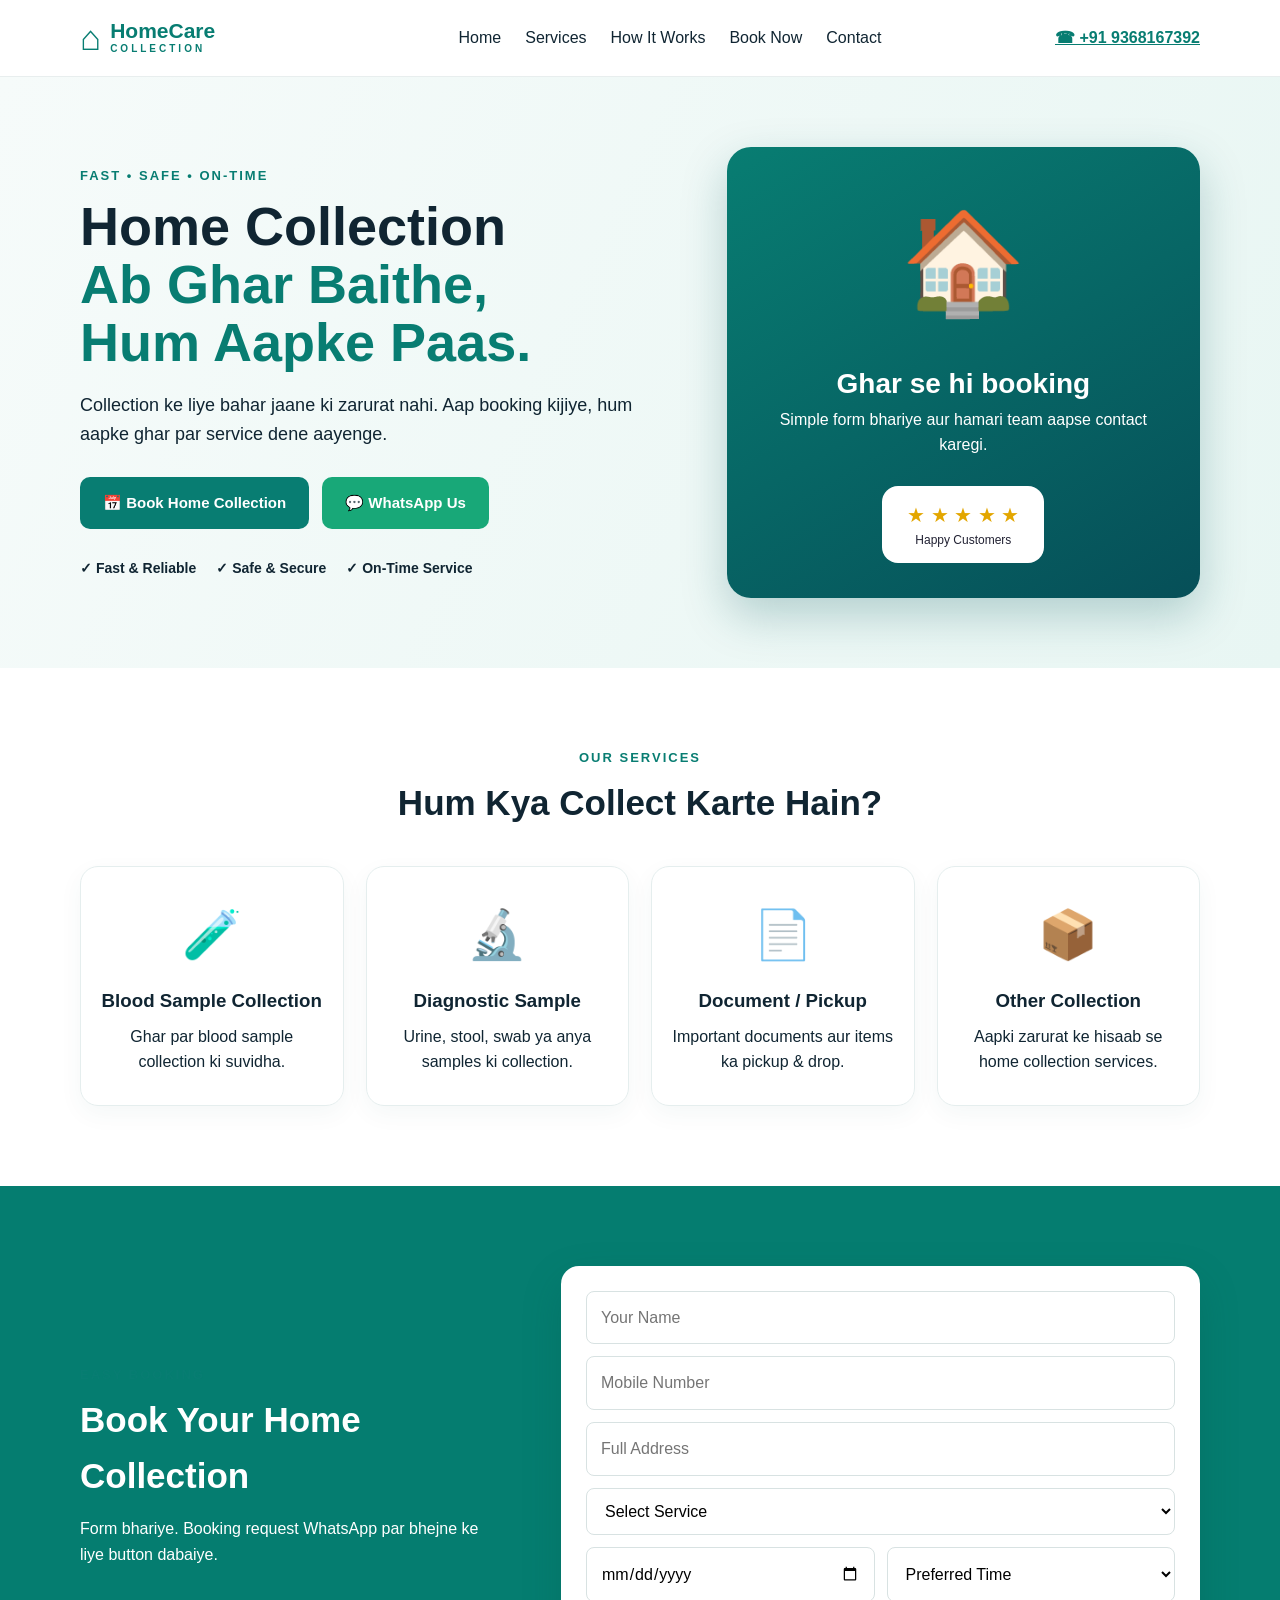
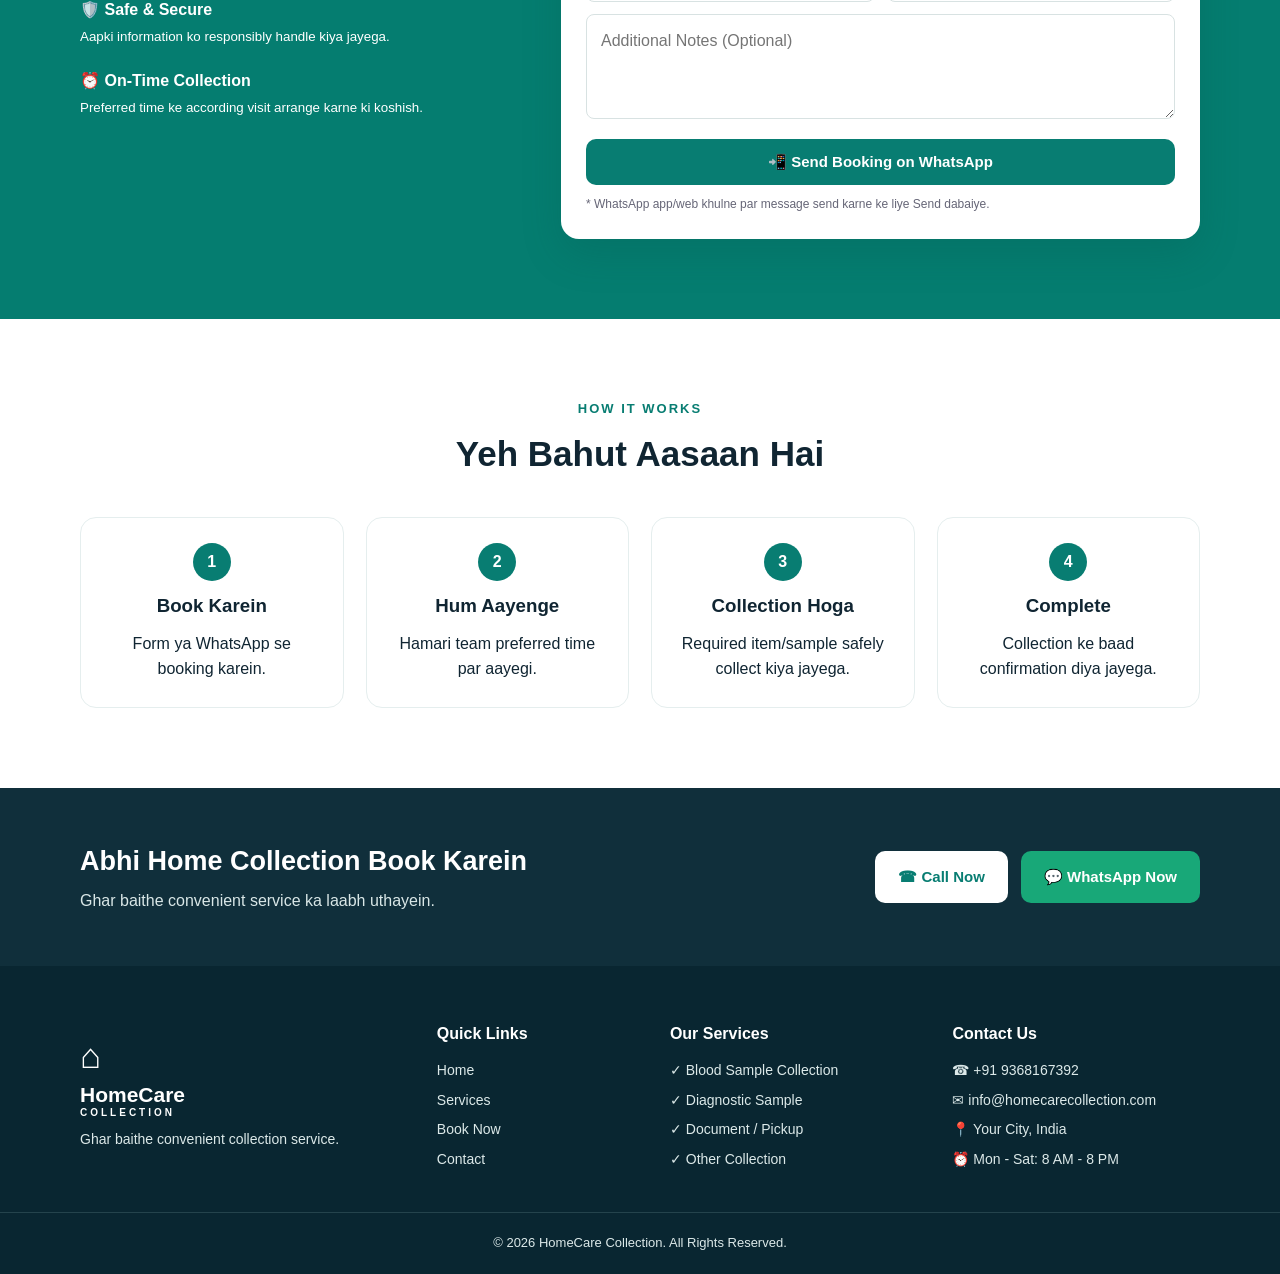
<file: index.html>
<!DOCTYPE html>
<html lang="hi">
<head>
  <meta charset="UTF-8">
  <meta name="viewport" content="width=device-width, initial-scale=1.0">
  <title>HomeCare Collection | Ghar Baithe Collection Service</title>
  <meta name="description" content="HomeCare Collection - ghar baithe convenient collection service. Book your home collection online.">
  <link rel="stylesheet" href="style.css">
</head>
<body>
<header class="header">
  <div class="container nav">
    <a class="logo" href="#home">
      <span class="logo-icon">⌂</span>
      <span><b>HomeCare</b><small>COLLECTION</small></span>
    </a>
    <button class="menu" onclick="toggleMenu()">☰</button>
    <nav id="navLinks">
      <a href="#home">Home</a>
      <a href="#services">Services</a>
      <a href="#how">How It Works</a>
      <a href="#booking">Book Now</a>
      <a href="#contact">Contact</a>
    </nav>
    <a class="call-top" href="tel:+919368167392">☎ +91 9368167392</a>
  </div>
</header>

<main>
<section id="home" class="hero">
  <div class="container hero-grid">
    <div class="hero-copy">
      <p class="eyebrow">FAST • SAFE • ON-TIME</p>
      <h1>Home Collection<br><span>Ab Ghar Baithe,<br>Hum Aapke Paas.</span></h1>
      <p class="lead">Collection ke liye bahar jaane ki zarurat nahi. Aap booking kijiye, hum aapke ghar par service dene aayenge.</p>
      <div class="hero-buttons">
        <a class="btn primary" href="#booking">📅 Book Home Collection</a>
        <a class="btn whatsapp" href="https://wa.me/919368167392?text=Namaste%2C%20mujhe%20Home%20Collection%20book%20karna%20hai." target="_blank">💬 WhatsApp Us</a>
      </div>
      <div class="trust-row">
        <span>✓ Fast & Reliable</span><span>✓ Safe & Secure</span><span>✓ On-Time Service</span>
      </div>
    </div>
    <div class="hero-card">
      <div class="person-icon">🏠</div>
      <div>
        <h3>Ghar se hi booking</h3>
        <p>Simple form bhariye aur hamari team aapse contact karegi.</p>
      </div>
      <div class="rating">★ ★ ★ ★ ★<small>Happy Customers</small></div>
    </div>
  </div>
</section>

<section id="services" class="section">
  <div class="container">
    <p class="eyebrow center">OUR SERVICES</p>
    <h2>Hum Kya Collect Karte Hain?</h2>
    <div class="cards">
      <article class="card"><div class="card-icon">🧪</div><h3>Blood Sample Collection</h3><p>Ghar par blood sample collection ki suvidha.</p></article>
      <article class="card"><div class="card-icon">🔬</div><h3>Diagnostic Sample</h3><p>Urine, stool, swab ya anya samples ki collection.</p></article>
      <article class="card"><div class="card-icon">📄</div><h3>Document / Pickup</h3><p>Important documents aur items ka pickup & drop.</p></article>
      <article class="card"><div class="card-icon">📦</div><h3>Other Collection</h3><p>Aapki zarurat ke hisaab se home collection services.</p></article>
    </div>
  </div>
</section>

<section id="booking" class="booking section">
  <div class="container booking-grid">
    <div>
      <p class="eyebrow">EASY BOOKING</p>
      <h2>Book Your Home Collection</h2>
      <p>Form bhariye. Booking request WhatsApp par bhejne ke liye button dabaiye.</p>
      <div class="benefits">
        <p>🛡️ <b>Safe & Secure</b><br><small>Aapki information ko responsibly handle kiya jayega.</small></p>
        <p>⏰ <b>On-Time Collection</b><br><small>Preferred time ke according visit arrange karne ki koshish.</small></p>
      </div>
    </div>
    <form id="bookingForm">
      <input id="name" type="text" placeholder="Your Name" required>
      <input id="phone" type="tel" placeholder="Mobile Number" required>
      <input id="address" type="text" placeholder="Full Address" required>
      <select id="service" required>
        <option value="">Select Service</option>
        <option>Blood Sample Collection</option>
        <option>Diagnostic Sample Collection</option>
        <option>Document / Pickup Collection</option>
        <option>Other Home Collection</option>
      </select>
      <div class="two">
        <input id="date" type="date" required>
        <select id="time" required>
          <option value="">Preferred Time</option>
          <option>8 AM - 11 AM</option><option>11 AM - 2 PM</option>
          <option>2 PM - 5 PM</option><option>5 PM - 8 PM</option>
        </select>
      </div>
      <textarea id="notes" placeholder="Additional Notes (Optional)" rows="3"></textarea>
      <button class="btn primary full" type="submit">📲 Send Booking on WhatsApp</button>
      <p class="form-note">* WhatsApp app/web khulne par message send karne ke liye Send dabaiye.</p>
    </form>
  </div>
</section>

<section id="how" class="section">
  <div class="container">
    <p class="eyebrow center">HOW IT WORKS</p><h2>Yeh Bahut Aasaan Hai</h2>
    <div class="steps">
      <div><b>1</b><h3>Book Karein</h3><p>Form ya WhatsApp se booking karein.</p></div>
      <div><b>2</b><h3>Hum Aayenge</h3><p>Hamari team preferred time par aayegi.</p></div>
      <div><b>3</b><h3>Collection Hoga</h3><p>Required item/sample safely collect kiya jayega.</p></div>
      <div><b>4</b><h3>Complete</h3><p>Collection ke baad confirmation diya jayega.</p></div>
    </div>
  </div>
</section>

<section id="contact" class="cta">
  <div class="container cta-inner">
    <div><h2>Abhi Home Collection Book Karein</h2><p>Ghar baithe convenient service ka laabh uthayein.</p></div>
    <div class="hero-buttons">
      <a class="btn light" href="tel:+919368167392">☎ Call Now</a>
      <a class="btn whatsapp" href="https://wa.me/919368167392" target="_blank">💬 WhatsApp Now</a>
    </div>
  </div>
</section>
</main>

<footer>
  <div class="container footer-grid">
    <div><a class="logo footer-logo" href="#home"><span class="logo-icon">⌂</span><span><b>HomeCare</b><small>COLLECTION</small></span></a><p>Ghar baithe convenient collection service.</p></div>
    <div><h4>Quick Links</h4><a href="#home">Home</a><a href="#services">Services</a><a href="#booking">Book Now</a><a href="#contact">Contact</a></div>
    <div><h4>Our Services</h4><p>✓ Blood Sample Collection</p><p>✓ Diagnostic Sample</p><p>✓ Document / Pickup</p><p>✓ Other Collection</p></div>
    <div><h4>Contact Us</h4><p>☎ +91 9368167392</p><p>✉ info@homecarecollection.com</p><p>📍 Your City, India</p><p>⏰ Mon - Sat: 8 AM - 8 PM</p></div>
  </div>
  <div class="copyright">© 2026 HomeCare Collection. All Rights Reserved.</div>
</footer>

<script src="script.js"></script>
</body>
</html>
</file>
<file: style.css>
*{box-sizing:border-box;margin:0;padding:0}html{scroll-behavior:smooth}body{font-family:Arial,Helvetica,sans-serif;color:#102532;background:#fff;line-height:1.6}.container{width:min(1120px,92%);margin:auto}.header{position:sticky;top:0;z-index:20;background:#fff;border-bottom:1px solid #e8eeee}.nav{height:76px;display:flex;align-items:center;gap:28px}.logo{display:flex;align-items:center;gap:9px;text-decoration:none;color:#087d72;min-width:205px}.logo-icon{font-size:35px}.logo b{display:block;font-size:21px;line-height:1}.logo small{display:block;letter-spacing:3px;font-size:10px;font-weight:bold}.nav nav{display:flex;gap:24px;flex:1;justify-content:center}.nav nav a,footer a{color:inherit;text-decoration:none}.nav nav a:hover{color:#087d72}.call-top{color:#087d72;font-weight:bold;white-space:nowrap}.menu{display:none;border:0;background:none;font-size:25px}.hero{background:linear-gradient(115deg,#f6fbfa,#e8f6f3);padding:70px 0}.hero-grid{display:grid;grid-template-columns:1fr .8fr;gap:55px;align-items:center}.eyebrow{color:#087d72;font-weight:800;letter-spacing:2px;font-size:13px}.center{text-align:center}h1{font-size:54px;line-height:1.08;margin:10px 0 20px}h1 span{color:#087d72}h2{text-align:center;font-size:35px;margin:6px 0 35px}.lead{font-size:18px;max-width:620px}.hero-buttons{display:flex;gap:13px;flex-wrap:wrap;margin:28px 0}.btn{display:inline-block;border:0;border-radius:10px;padding:14px 23px;font-weight:800;text-decoration:none;cursor:pointer;font-size:15px}.primary{background:#087d72;color:white}.whatsapp{background:#18a878;color:#fff}.light{background:#fff;color:#087d72}.trust-row{display:flex;gap:20px;flex-wrap:wrap;font-size:14px;font-weight:bold}.hero-card{min-height:360px;border-radius:24px;background:linear-gradient(150deg,#087d72,#064f58);color:white;padding:35px;display:flex;flex-direction:column;justify-content:center;align-items:center;text-align:center;box-shadow:0 18px 45px #0a5b6040}.person-icon{font-size:100px;margin-bottom:20px}.hero-card h3{font-size:28px}.rating{margin-top:28px;background:#fff;color:#e3a600;border-radius:16px;padding:13px 25px;font-size:20px}.rating small{display:block;color:#223;font-size:12px}.section{padding:80px 0}.cards{display:grid;grid-template-columns:repeat(4,1fr);gap:22px}.card{padding:30px 20px;border:1px solid #e5eeee;border-radius:18px;text-align:center;box-shadow:0 8px 25px #0b55550c}.card-icon{font-size:48px}.card h3{margin:12px 0 8px}.booking{background:#057d70;color:#fff}.booking-grid{display:grid;grid-template-columns:.8fr 1.2fr;gap:55px;align-items:center}.booking h2{text-align:left;margin-bottom:12px}.booking form{background:#fff;padding:25px;border-radius:18px;color:#102532;box-shadow:0 15px 40px #004f4733}input,select,textarea{width:100%;padding:13px 14px;border:1px solid #d8e2e2;border-radius:8px;margin-bottom:12px;font:inherit;background:#fff}textarea{resize:vertical}.two{display:grid;grid-template-columns:1fr 1fr;gap:12px}.full{width:100%}.form-note{font-size:12px;color:#667;margin-top:10px}.benefits{margin-top:30px}.benefits p{margin:20px 0}.steps{display:grid;grid-template-columns:repeat(4,1fr);gap:22px}.steps>div{border:1px solid #e5eeee;padding:25px;border-radius:16px;text-align:center}.steps b{display:inline-grid;place-items:center;width:38px;height:38px;background:#087d72;color:#fff;border-radius:50%}.steps h3{margin:10px 0}.cta{background:#102f3b;color:#fff;padding:35px 0}.cta-inner{display:flex;justify-content:space-between;align-items:center;gap:20px}.cta h2{text-align:left;margin:0 0 5px;font-size:27px}.cta p{color:#d9e7e7}footer{background:#092631;color:#dce9e9;padding:55px 0 20px}.footer-grid{display:grid;grid-template-columns:1.3fr .8fr 1fr 1fr;gap:35px}.footer-grid h4{color:#fff;margin-bottom:13px}.footer-grid a,.footer-grid p{display:block;margin:7px 0;font-size:14px}.footer-logo{color:#fff}.copyright{text-align:center;border-top:1px solid #24434c;margin-top:35px;padding-top:20px;font-size:13px}@media(max-width:850px){.nav nav{display:none;position:absolute;top:76px;left:0;right:0;background:#fff;padding:18px;flex-direction:column;text-align:center;border-bottom:1px solid #ddd}.nav nav.open{display:flex}.menu{display:block;margin-left:auto}.call-top{display:none}.hero-grid,.booking-grid{grid-template-columns:1fr}.cards{grid-template-columns:1fr 1fr}.steps{grid-template-columns:1fr 1fr}h1{font-size:42px}.hero{padding:50px 0}.booking h2{text-align:left}.footer-grid{grid-template-columns:1fr 1fr}.cta-inner{flex-direction:column;align-items:flex-start}}@media(max-width:520px){.cards,.steps,.footer-grid,.two{grid-template-columns:1fr}.nav{height:68px}.nav nav{top:68px}h1{font-size:35px}h2{font-size:29px}.section{padding:55px 0}.hero-buttons .btn{width:100%;text-align:center}.hero-card{min-height:280px}.trust-row{display:block}.trust-row span{display:block;margin:7px 0}}
</file>
